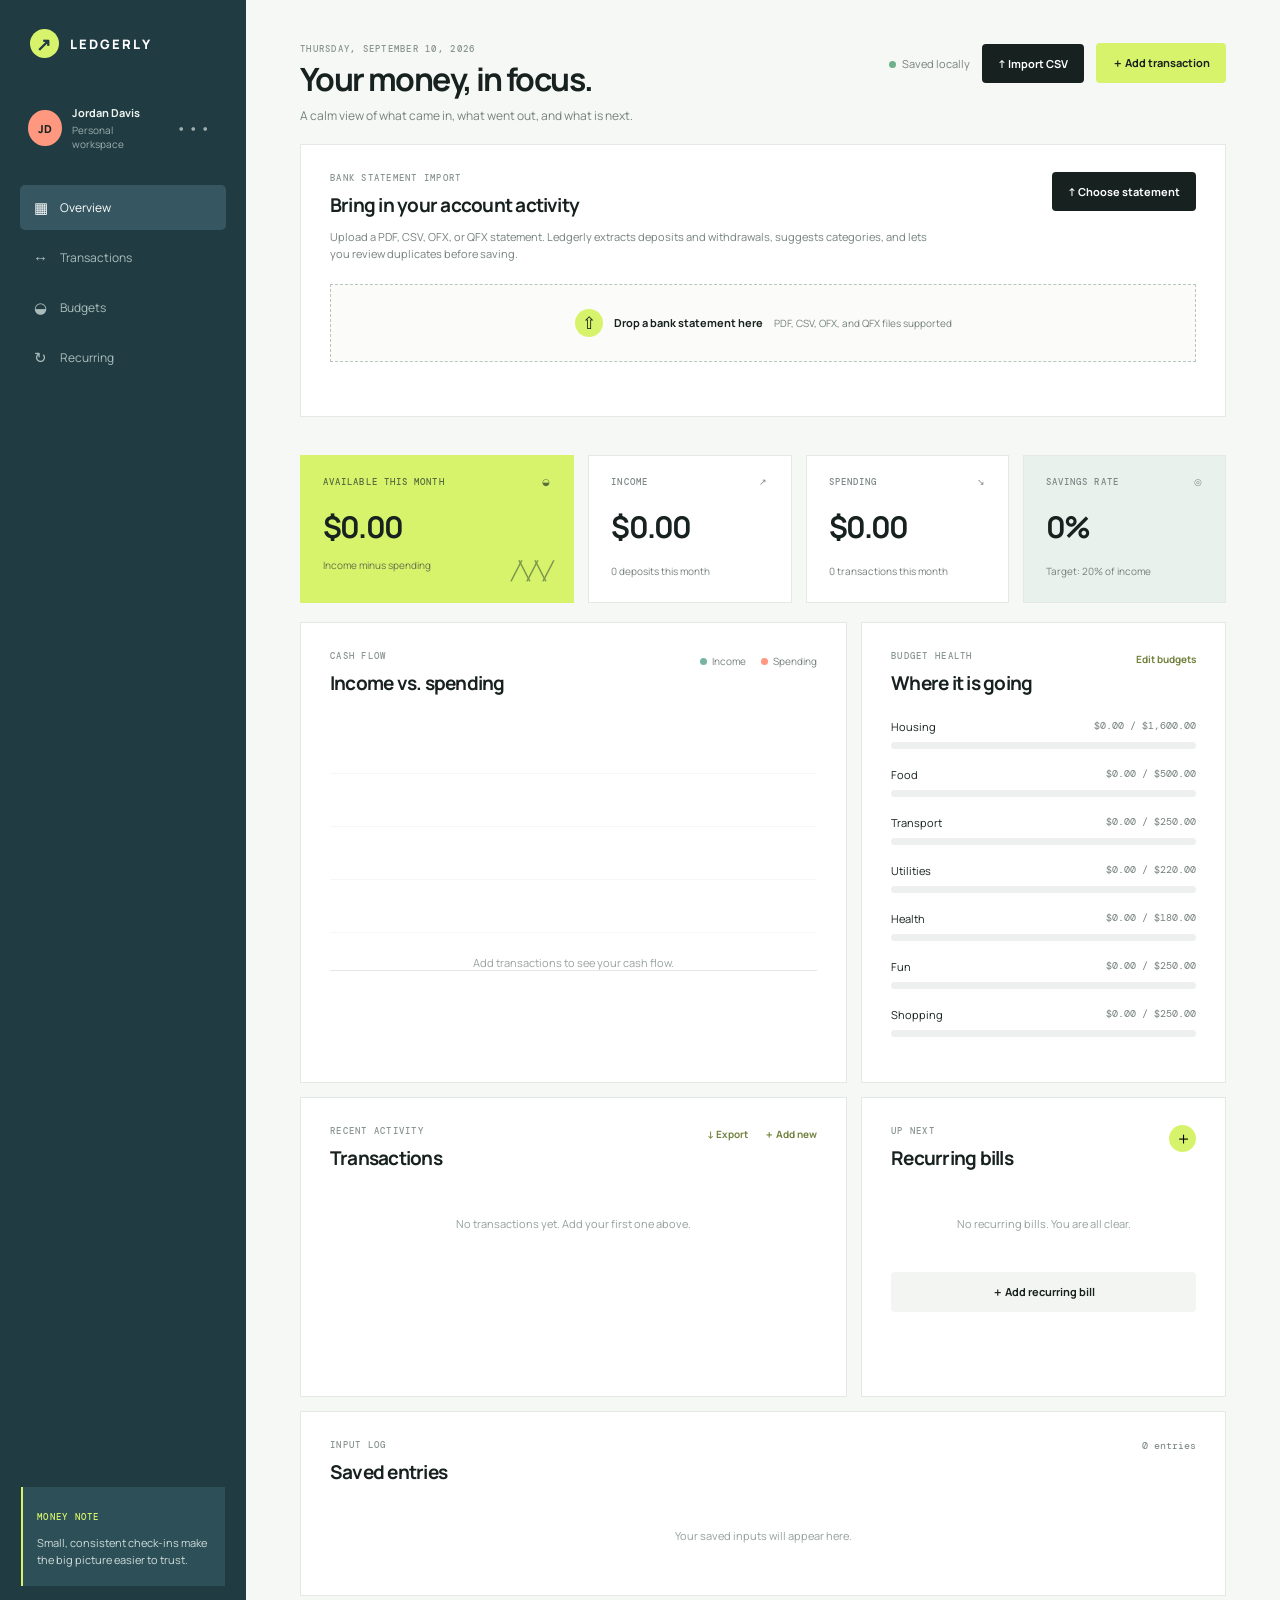
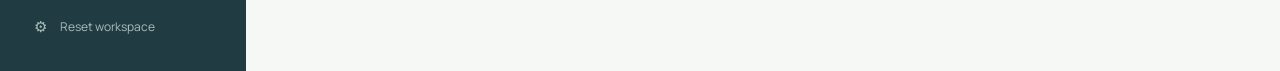
<file: index.html>
<!doctype html>
<html lang="en">
<head>
  <meta charset="UTF-8" />
  <meta name="viewport" content="width=device-width, initial-scale=1.0" />
  <meta name="theme-color" content="#17211f" />
  <title>Ledgerly | Money, made clearer</title>
  <link rel="preconnect" href="https://fonts.googleapis.com" />
  <link rel="preconnect" href="https://fonts.gstatic.com" crossorigin />
  <link href="https://fonts.googleapis.com/css2?family=DM+Mono:wght@400;500&family=Manrope:wght@400;500;600;700;800&display=swap" rel="stylesheet" />
  <link rel="stylesheet" href="style.css" />
</head>
<body>
  <div class="app-shell">
    <aside class="sidebar">
      <a class="brand" href="#"><span class="brand-mark">↗</span><span>LEDGERLY</span></a>
      <div class="profile"><div class="avatar">JD</div><div><strong>Jordan Davis</strong><span>Personal workspace</span></div><button class="more-button" aria-label="Account options">•••</button></div>
      <nav aria-label="Primary navigation">
        <a class="nav-item active" href="#overview"><span>▦</span>Overview</a>
        <a class="nav-item" href="#transactions"><span>↔</span>Transactions</a>
        <a class="nav-item" href="#budgets"><span>◒</span>Budgets</a>
        <a class="nav-item" href="#recurring"><span>↻</span>Recurring</a>
      </nav>
      <div class="sidebar-bottom">
        <div class="tip-card"><span class="tip-label">MONEY NOTE</span><p>Small, consistent check-ins make the big picture easier to trust.</p></div>
        <button class="nav-item settings-button" id="clear-data"><span>⚙</span>Reset workspace</button>
      </div>
    </aside>

    <main class="main-content" id="overview">
      <header class="topbar">
        <div><p class="eyebrow">THURSDAY, SEPTEMBER 10, 2026</p><h1>Your money, in focus.</h1><p class="subhead">A calm view of what came in, what went out, and what is next.</p></div>
        <div class="top-actions"><span class="sync-status"><i></i>Saved locally</span><button class="button button-dark" id="import-button">↑ Import CSV</button><input id="import-file" type="file" accept=".csv,text/csv" hidden /><button class="button button-primary top-add" data-open-modal="transaction-modal">＋ Add transaction</button></div>
      </header>
      <section class="panel statement-import-panel" id="statement-import"><div class="panel-heading"><div><p class="eyebrow">BANK STATEMENT IMPORT</p><h2>Bring in your account activity</h2><p class="panel-subcopy">Upload a PDF, CSV, OFX, or QFX statement. Ledgerly extracts deposits and withdrawals, suggests categories, and lets you review duplicates before saving.</p></div><button class="button button-dark" id="statement-file-button">↑ Choose statement</button><input id="statement-file" type="file" accept=".pdf,.csv,.txt,.ofx,.qfx,application/pdf,text/csv,text/plain,application/x-ofx" hidden /></div><div class="statement-dropzone" id="statement-dropzone" tabindex="0"><span class="dropzone-icon">⇧</span><strong>Drop a bank statement here</strong><span>PDF, CSV, OFX, and QFX files supported</span></div><div class="statement-preview" id="statement-preview" hidden><div class="import-summary" id="import-summary"></div><div class="import-table-wrap"><table><thead><tr><th>Date</th><th>Description</th><th>Type</th><th>Category</th><th>Amount</th></tr></thead><tbody id="import-rows"></tbody></table></div><div class="import-actions"><button class="button button-light" id="cancel-import">Cancel</button><button class="button button-primary" id="save-import">Save transactions</button></div></div><p class="statement-status" id="statement-status" role="status"></p></section>

      <section class="summary-grid" aria-label="Financial summary">
        <article class="summary-card featured"><div class="card-heading"><span>AVAILABLE THIS MONTH</span><span>◒</span></div><strong class="summary-value" id="available-total">$0.00</strong><div class="summary-foot"><span id="available-caption">Income minus spending</span><span class="sparkline">╱╲╱╲╱</span></div></article>
        <article class="summary-card"><div class="card-heading"><span>INCOME</span><span>↗</span></div><strong class="summary-value" id="income-total">$0.00</strong><span class="summary-caption" id="income-caption">0 deposits this month</span></article>
        <article class="summary-card"><div class="card-heading"><span>SPENDING</span><span>↘</span></div><strong class="summary-value" id="spending-total">$0.00</strong><span class="summary-caption" id="spending-caption">0 transactions this month</span></article>
        <article class="summary-card savings-card"><div class="card-heading"><span>SAVINGS RATE</span><span>◎</span></div><strong class="summary-value" id="savings-rate">0%</strong><span class="summary-caption">Target: 20% of income</span></article>
      </section>

      <section class="alert-strip" id="alert-strip" hidden><span class="alert-icon">!</span><div><strong id="alert-title">Budget check-in</strong><span id="alert-message"></span></div><button id="dismiss-alert" aria-label="Dismiss alert">×</button></section>

      <section class="dashboard-grid">
        <article class="panel cashflow-panel"><div class="panel-heading"><div><p class="eyebrow">CASH FLOW</p><h2>Income vs. spending</h2></div><div class="chart-legend"><span><i class="legend-income"></i>Income</span><span><i class="legend-spending"></i>Spending</span></div></div><div class="bar-chart" id="cashflow-chart"><div class="empty-chart">Add transactions to see your cash flow.</div></div></article>
        <article class="panel budget-panel" id="budgets"><div class="panel-heading"><div><p class="eyebrow">BUDGET HEALTH</p><h2>Where it is going</h2></div><button class="text-button" data-open-modal="budget-modal">Edit budgets</button></div><div class="budget-list" id="budget-list"></div></article>
      </section>

      <section class="content-grid">
        <article class="panel transactions-panel" id="transactions"><div class="panel-heading"><div><p class="eyebrow">RECENT ACTIVITY</p><h2>Transactions</h2></div><div class="panel-actions"><button class="text-button" id="export-button">↓ Export</button><button class="text-button" data-open-modal="transaction-modal">＋ Add new</button></div></div><div class="transaction-list" id="transaction-list"></div></article>
        <aside class="panel recurring-panel" id="recurring"><div class="panel-heading"><div><p class="eyebrow">UP NEXT</p><h2>Recurring bills</h2></div><button class="icon-add" data-open-modal="bill-modal" aria-label="Add recurring bill">＋</button></div><div class="bill-list" id="bill-list"></div><button class="button button-light full-button" data-open-modal="bill-modal">＋ Add recurring bill</button></aside>
      </section>
      <section class="panel input-log-panel" id="input-log"><div class="panel-heading"><div><p class="eyebrow">INPUT LOG</p><h2>Saved entries</h2></div><span class="table-meta" id="input-log-count">0 entries</span></div><div class="input-log-list" id="input-log-list"></div></section>
    </main>
  </div>

  <div class="modal-backdrop" id="transaction-modal" hidden><section class="modal" role="dialog" aria-modal="true" aria-labelledby="transaction-title"><button class="modal-close" data-close-modal aria-label="Close">×</button><p class="eyebrow">NEW ACTIVITY</p><h2 id="transaction-title">Add a transaction</h2><p class="modal-copy">Keep your ledger current. We will suggest a category from the description.</p><form id="transaction-form"><label>Description<input name="description" required maxlength="80" placeholder="e.g. Trader Joe's" /></label><div class="form-row"><label>Amount<input name="amount" required type="number" min="0.01" step="0.01" placeholder="0.00" /></label><label>Type<select name="type"><option value="expense">Expense</option><option value="income">Income</option></select></label></div><div class="form-row"><label>Date<input name="date" required type="date" /></label><label>Category<select name="category" id="transaction-category"></select></label></div><button class="button button-primary submit-button" type="submit">Save transaction</button></form></section></div>
  <div class="modal-backdrop" id="bill-modal" hidden><section class="modal" role="dialog" aria-modal="true" aria-labelledby="bill-title"><button class="modal-close" data-close-modal aria-label="Close">×</button><p class="eyebrow">RECURRING</p><h2 id="bill-title">Add a recurring bill</h2><p class="modal-copy">See fixed commitments before they arrive.</p><form id="bill-form"><label>Bill name<input name="name" required maxlength="60" placeholder="e.g. Internet" /></label><div class="form-row"><label>Amount<input name="amount" required type="number" min="0.01" step="0.01" placeholder="0.00" /></label><label>Due day<input name="dueDay" required type="number" min="1" max="31" placeholder="15" /></label></div><label>Category<select name="category" id="bill-category"></select></label><button class="button button-primary submit-button" type="submit">Save bill</button></form></section></div>
  <div class="modal-backdrop" id="budget-modal" hidden><section class="modal" role="dialog" aria-modal="true" aria-labelledby="budget-title"><button class="modal-close" data-close-modal aria-label="Close">×</button><p class="eyebrow">MONTHLY PLAN</p><h2 id="budget-title">Set category budgets</h2><p class="modal-copy">Give each category a limit that feels realistic.</p><form id="budget-form"><div id="budget-fields"></div><button class="button button-primary submit-button" type="submit">Save budgets</button></form></section></div>
  <div class="toast" id="toast" role="status"></div>
  <script src="script.js"></script>
</body>
</html>
</file>
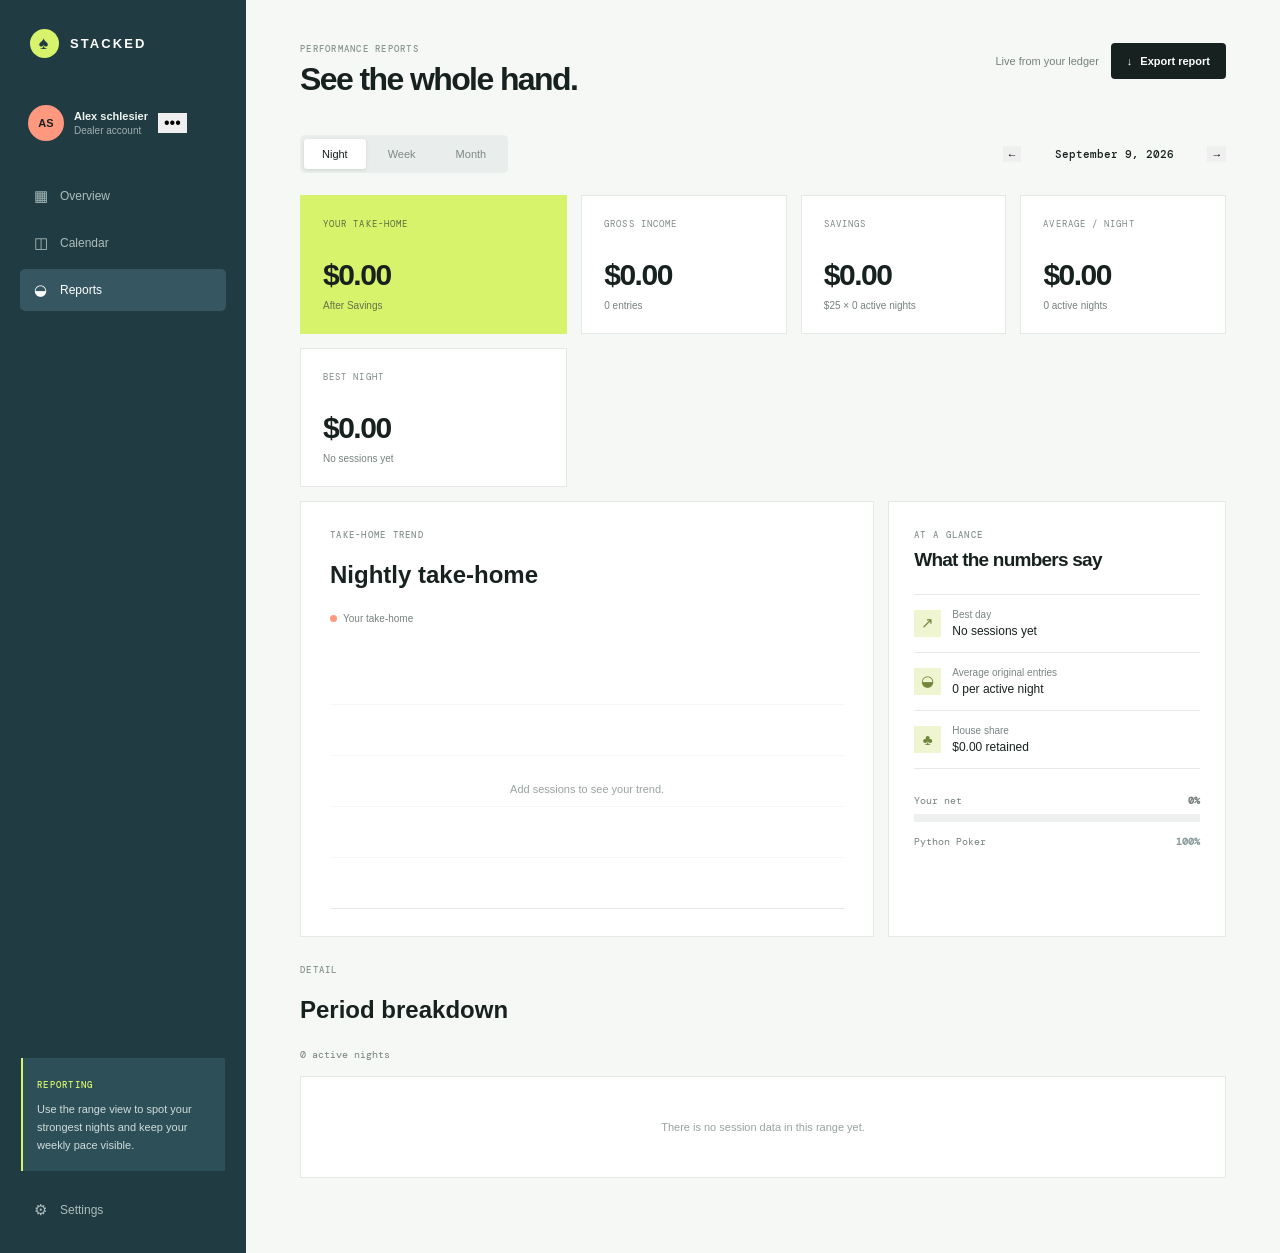
<file: reports.html>
<!doctype html>
<html lang="en">
<head>
  <meta charset="UTF-8" />
  <meta name="viewport" content="width=device-width, initial-scale=1.0" />
  <title>Stacked | Reports</title>
  <link rel="preconnect" href="https://fonts.googleapis.com" />
  <link rel="preconnect" href="https://fonts.gstatic.com" crossorigin />
  <link href="https://fonts.googleapis.com/css2?family=DM+Mono:wght@400;500&family=Space+Grotesk:wght@400;500;600;700&display=swap" rel="stylesheet" />
  <link rel="stylesheet" href="style.css" />
  <link rel="stylesheet" href="reports.css" />
</head>
<body>
  <div class="app-shell">
    <aside class="sidebar">
      <div class="brand"><span class="brand-mark">♠</span><span>STACKED</span></div>
      <div class="profile"><div class="avatar">AS</div><div><strong>Alex schlesier</strong><span>Dealer account</span></div><button class="icon-button" aria-label="Open account menu">•••</button></div>
      <nav aria-label="Primary navigation"><a class="nav-item" href="index.html"><span class="nav-icon">▦</span>Overview</a><a class="nav-item" href="index.html#calendar"><span class="nav-icon">◫</span>Calendar</a><a class="nav-item active" href="reports.html"><span class="nav-icon">◒</span>Reports</a></nav>
      <div class="sidebar-bottom"><div class="tip-card"><span class="tip-label">REPORTING</span><p>Use the range view to spot your strongest nights and keep your weekly pace visible.</p></div><a class="nav-item" href="index.html#settings"><span class="nav-icon">⚙</span>Settings</a></div>
    </aside>
    <main class="main-content reports-main">
      <header class="topbar"><div><p class="eyebrow">PERFORMANCE REPORTS</p><h1>See the whole hand.</h1></div><div class="top-actions"><span class="sync-status"><span class="status-dot"></span>Live from your ledger</span><button class="button button-dark" id="export-report"><span>↓</span> Export report</button></div></header>
      <section class="report-toolbar"><div class="period-tabs" role="tablist" aria-label="Report range"><button class="period-tab active" data-period="night">Night</button><button class="period-tab" data-period="week">Week</button><button class="period-tab" data-period="month">Month</button></div><div class="range-controls"><button class="round-button" id="previous-range" aria-label="Previous range">←</button><strong id="range-label">September 9, 2026</strong><button class="round-button" id="next-range" aria-label="Next range">→</button></div></section>
      <section class="report-summary" aria-label="Report summary"><article class="report-card highlight"><span class="report-label">YOUR TAKE-HOME</span><strong id="report-net">$0.00</strong><small id="report-period">After Savings</small></article><article class="report-card"><span class="report-label">GROSS INCOME</span><strong id="report-gross">$0.00</strong><small id="report-entry-count">0 entries</small></article><article class="report-card"><span class="report-label">SAVINGS</span><strong id="report-savings">$0.00</strong><small id="report-savings-nights">$25 per night</small></article><article class="report-card"><span class="report-label">AVERAGE / NIGHT</span><strong id="report-average">$0.00</strong><small id="report-active-nights">0 active nights</small></article><article class="report-card"><span class="report-label">BEST NIGHT</span><strong id="report-best">$0.00</strong><small id="report-best-date">No sessions yet</small></article></section>
      <section class="report-grid"><article class="chart-panel"><div class="section-header"><div><p class="eyebrow">TAKE-HOME TREND</p><h2 id="chart-title">Nightly take-home</h2></div><span class="chart-key"><i></i>Your take-home</span></div><div class="chart" id="chart"><div class="chart-empty">Add sessions to see your trend.</div></div></article><aside class="insight-panel"><p class="eyebrow">AT A GLANCE</p><h2>What the numbers say</h2><div class="insight-list"><div><span class="insight-icon">↗</span><p>Best day<span id="insight-best">No sessions yet</span></p></div><div><span class="insight-icon">◒</span><p>Average original entries<span id="insight-original">0 per active night</span></p></div><div><span class="insight-icon">♣</span><p>House share<span id="insight-house">$0.00 retained</span></p></div></div><div class="split-meter"><div class="meter-label"><span>Your net</span><strong id="net-share">0%</strong></div><div class="meter"><i id="net-meter"></i></div><div class="meter-label"><span>Python Poker</span><strong id="house-share">0%</strong></div></div></aside></section>
      <section class="breakdown-section"><div class="section-header"><div><p class="eyebrow">DETAIL</p><h2>Period breakdown</h2></div><span class="table-meta" id="breakdown-count">0 nights</span></div><div class="breakdown" id="breakdown"><div class="report-empty">There is no session data in this range yet.</div></div></section>
    </main>
  </div>
  <script src="reports.js"></script>
</body>
</html>
</file>
<file: style.css>
:root{--ink:#17211f;--muted:#75817d;--line:#e4e9e5;--paper:#f6f8f5;--white:#fff;--lime:#d7f36b;--coral:#ff987f;--navy:#213b42;--teal:#76b5a4;--red:#d87564}*{box-sizing:border-box}html{scroll-behavior:smooth}body{margin:0;color:var(--ink);background:var(--paper);font-family:Manrope,sans-serif}button,input,select{font:inherit}button{cursor:pointer;border:0} .app-shell{min-height:100vh;display:flex}.sidebar{width:246px;flex:none;padding:29px 20px 22px;background:var(--navy);color:#edf4f0;display:flex;flex-direction:column}.brand{display:flex;align-items:center;gap:11px;color:white;text-decoration:none;font-size:13px;font-weight:800;letter-spacing:.16em;margin:0 10px 47px}.brand-mark{display:grid;place-items:center;width:29px;height:29px;background:var(--lime);color:var(--navy);border-radius:50%;font-size:18px}.profile{display:flex;align-items:center;gap:10px;padding:0 8px 34px}.avatar{display:grid;place-items:center;width:36px;height:36px;border-radius:50%;background:var(--coral);color:var(--ink);font-size:11px;font-weight:800}.profile strong,.profile span{display:block;font-size:11px}.profile span{color:#9eafb0;margin-top:3px;font-size:10px}.more-button{margin-left:auto;background:transparent;color:#9eafb0;letter-spacing:2px}.sidebar nav{display:grid;gap:5px}.nav-item{width:100%;color:#aabdbc;text-decoration:none;font-size:12px;padding:12px 13px;border-radius:5px;display:flex;align-items:center;gap:12px;background:transparent;text-align:left}.nav-item span{width:15px;text-align:center;font-size:15px}.nav-item.active,.nav-item:hover{background:#365761;color:white}.sidebar-bottom{margin-top:auto}.tip-card{padding:16px 14px;margin:0 1px 18px;background:#2d5058;border-left:2px solid var(--lime)}.tip-label,.eyebrow{font:500 9px 'DM Mono',monospace;letter-spacing:.14em;color:var(--muted)}.tip-label{color:var(--lime)}.tip-card p{font-size:11px;line-height:1.6;color:#d1dcda;margin:9px 0 1px}.main-content{max-width:1440px;width:100%;margin:0 auto;padding:43px 54px 75px}.topbar,.panel-heading{display:flex;align-items:flex-start;justify-content:space-between;gap:20px}.topbar h1{margin:0;font-size:32px;line-height:1.05;letter-spacing:-.05em}.eyebrow{margin:0 0 8px;color:#899590}.subhead{color:var(--muted);font-size:12px;margin:10px 0 0}.top-actions{display:flex;align-items:center;gap:12px}.sync-status{color:var(--muted);font-size:11px;white-space:nowrap}.sync-status i{width:7px;height:7px;display:inline-block;border-radius:50%;background:#6eb28b;margin-right:6px}.button{display:inline-flex;align-items:center;justify-content:center;gap:8px;border-radius:4px;padding:12px 16px;font-size:11px;font-weight:700}.button-dark{background:var(--ink);color:white}.button-primary{background:var(--lime);color:var(--ink)}.button-primary:hover{background:#c9e55b}.top-add{white-space:nowrap}.summary-grid{display:grid;grid-template-columns:1.35fr repeat(3,1fr);gap:14px;margin:38px 0 19px}.summary-card{min-height:137px;padding:20px 22px;background:var(--white);border:1px solid var(--line)}.summary-card.featured{background:var(--lime);border-color:var(--lime)}.savings-card{background:#e9f1ec}.card-heading{display:flex;justify-content:space-between;font:500 9px 'DM Mono',monospace;color:#7e8888;letter-spacing:.12em}.featured .card-heading{color:#586c3f}.summary-value{display:block;font-size:30px;letter-spacing:-.06em;margin:18px 0 11px}.summary-caption,.summary-foot{font-size:10px;color:var(--muted)}.summary-foot{display:flex;justify-content:space-between}.featured .summary-foot{color:#64734a}.sparkline{font-size:18px;color:#79934a;letter-spacing:-3px}.alert-strip{display:flex;align-items:center;gap:11px;padding:13px 16px;background:#fff2df;border:1px solid #f1d5a9;color:#875c23;margin-bottom:14px;font-size:11px}.alert-strip[hidden],.modal-backdrop[hidden]{display:none}.alert-icon{display:grid;place-items:center;width:22px;height:22px;border-radius:50%;background:#f0c87e;color:white;font-weight:800}.alert-strip strong,.alert-strip span{display:block}.alert-strip strong{font-size:12px;margin-bottom:2px}.alert-strip button{margin-left:auto;background:transparent;color:#9d7b4a;font-size:19px}.dashboard-grid,.content-grid{display:grid;grid-template-columns:minmax(0,1.5fr) minmax(320px,1fr);gap:14px}.panel{background:white;border:1px solid var(--line);padding:27px 29px}.panel h2{font-size:19px;letter-spacing:-.04em;margin:0}.chart-legend{display:flex;gap:15px;color:var(--muted);font-size:10px;padding-top:4px}.chart-legend i{display:inline-block;width:7px;height:7px;border-radius:50%;margin-right:5px}.legend-income{background:var(--teal)}.legend-spending{background:var(--coral)}.bar-chart{height:250px;display:flex;align-items:flex-end;gap:14px;margin-top:25px;padding:12px 4px 0;border-bottom:1px solid var(--line);background:repeating-linear-gradient(to bottom,transparent 0,transparent 52px,#edf0ee 53px)}.chart-day{flex:1;min-width:0;height:100%;display:flex;flex-direction:column;justify-content:flex-end;align-items:center;gap:4px}.bar-pair{height:calc(100% - 25px);width:min(46px,75%);display:flex;align-items:flex-end;justify-content:center;gap:3px}.bar{width:calc(50% - 2px);min-height:2px;border-radius:3px 3px 0 0;position:relative}.bar.income{background:var(--teal)}.bar.spending{background:var(--coral)}.bar:hover:after{content:attr(data-value);position:absolute;bottom:calc(100% + 5px);left:50%;transform:translateX(-50%);font:9px 'DM Mono',monospace;white-space:nowrap;color:var(--muted)}.chart-day small{font:9px 'DM Mono',monospace;color:#9ba5a4}.empty-chart{display:grid;place-items:center;width:100%;color:#98a3a1;font-size:11px}.text-button{background:transparent;color:#72823e;font-size:10px;font-weight:700;padding:2px 0}.budget-list{margin-top:23px}.budget-item{margin-bottom:18px}.budget-label{display:flex;justify-content:space-between;font-size:11px;margin-bottom:8px}.budget-label span:last-child{font:10px 'DM Mono',monospace;color:var(--muted)}.progress{height:7px;background:#edf0ee;border-radius:10px;overflow:hidden}.progress i{display:block;height:100%;background:var(--lime);border-radius:10px}.progress i.over{background:var(--coral)}.budget-empty,.list-empty{color:#94a09e;font-size:11px;padding:25px 0;text-align:center}.content-grid{margin-top:14px}.transactions-panel,.recurring-panel{min-height:300px}.panel-actions{display:flex;gap:16px}.transaction-list,.bill-list{margin-top:20px}.transaction-row,.bill-row{display:flex;align-items:center;gap:12px;padding:13px 0;border-bottom:1px solid var(--line)}.transaction-row:last-child,.bill-row:last-child{border-bottom:0}.transaction-icon{display:grid;place-items:center;width:34px;height:34px;border-radius:50%;background:#edf5d4;color:#72863c;font-size:14px;flex:none}.transaction-icon.income{background:#e3f1ed;color:#418b79}.transaction-detail{min-width:0;flex:1}.transaction-detail strong,.transaction-detail span{display:block}.transaction-detail strong{font-size:11px;white-space:nowrap;overflow:hidden;text-overflow:ellipsis}.transaction-detail span{font-size:9px;color:var(--muted);margin-top:4px}.transaction-amount{font:12px 'DM Mono',monospace}.transaction-amount.income{color:#438e7a}.transaction-amount.expense{color:var(--ink)}.bill-row{gap:11px}.bill-date{display:grid;place-items:center;width:37px;height:37px;background:#f1f5df;color:#74863b;font:10px 'DM Mono',monospace;line-height:1.1;text-align:center}.bill-date small{font-size:8px}.bill-detail{flex:1}.bill-detail strong,.bill-detail span{display:block}.bill-detail strong{font-size:11px}.bill-detail span{font-size:9px;color:var(--muted);margin-top:3px}.bill-amount{font:11px 'DM Mono',monospace}.icon-add{background:var(--lime);width:27px;height:27px;border-radius:50%;font-size:17px}.full-button{width:100%;margin-top:16px;background:#f2f5f1;color:var(--ink)}.statement-import-panel{margin:20px 0 14px}.panel-subcopy{max-width:610px;color:var(--muted);font-size:11px;line-height:1.55;margin:10px 0 0}.statement-dropzone{display:flex;align-items:center;justify-content:center;gap:11px;min-height:78px;margin-top:22px;border:1px dashed #b8c7bd;background:#fbfcfa;color:var(--muted);font-size:10px}.statement-dropzone.dragging,.statement-dropzone:hover{border-color:#9db65c;background:#f3f8de}.dropzone-icon{display:grid;place-items:center;width:28px;height:28px;border-radius:50%;background:var(--lime);color:var(--ink);font-size:17px}.statement-dropzone strong{color:var(--ink);font-size:11px}.statement-preview{margin-top:20px;border-top:1px solid var(--line);padding-top:17px}.statement-preview[hidden]{display:none}.import-summary{font-size:11px;color:var(--muted);margin-bottom:12px}.import-table-wrap{overflow:auto;border:1px solid var(--line)}.import-table-wrap table{width:100%;border-collapse:collapse;font-size:10px;min-width:540px}.import-table-wrap th,.import-table-wrap td{text-align:left;padding:10px 12px;border-bottom:1px solid var(--line)}.import-table-wrap th{font:9px 'DM Mono',monospace;color:#899590;letter-spacing:.08em}.import-table-wrap td:last-child{font:10px 'DM Mono',monospace}.import-actions{display:flex;justify-content:flex-end;gap:10px;margin-top:15px}.statement-status{color:#72823e;font-size:10px;margin:13px 0 0;min-height:14px}.input-log-panel{margin-top:14px}.table-meta{font:10px 'DM Mono',monospace;color:var(--muted)}.input-log-list{margin-top:18px}.input-log-row{display:flex;align-items:center;gap:11px;padding:11px 0;border-bottom:1px solid var(--line)}.input-log-row:last-child{border-bottom:0}.input-log-kind{display:grid;place-items:center;width:30px;height:30px;border-radius:50%;background:#eef5d0;color:#72863c;font-size:14px}.input-log-row>div{flex:1}.input-log-row strong,.input-log-row span{display:block}.input-log-row strong{font-size:11px}.input-log-row span{font-size:9px;color:var(--muted);margin-top:3px}.input-log-row time{font:9px 'DM Mono',monospace;color:#9ba5a4}.modal-backdrop{position:fixed;inset:0;z-index:5;display:grid;place-items:center;padding:20px;background:rgba(23,33,31,.45)}.modal{position:relative;width:min(100%,460px);background:white;padding:30px;border-radius:5px;box-shadow:0 20px 60px rgba(23,33,31,.2)}.modal h2{font-size:24px;letter-spacing:-.05em;margin:0}.modal-copy{color:var(--muted);font-size:11px;line-height:1.6;margin:9px 0 24px}.modal-close{position:absolute;top:17px;right:20px;background:transparent;color:var(--muted);font-size:23px}.modal form{display:grid;gap:15px}.modal label{display:grid;gap:7px;color:var(--ink);font-size:10px;font-weight:700}.modal input,.modal select{width:100%;border:1px solid #dce3df;border-radius:3px;padding:11px 12px;background:white;color:var(--ink);outline:none;font-size:12px}.modal input:focus,.modal select:focus{border-color:#9db65c;box-shadow:0 0 0 3px #edf5d4}.form-row{display:grid;grid-template-columns:1fr 1fr;gap:12px}.submit-button{width:100%;margin-top:4px}.toast{position:fixed;right:25px;bottom:25px;z-index:8;padding:12px 16px;background:var(--ink);color:white;border-radius:4px;font-size:11px;opacity:0;transform:translateY(10px);pointer-events:none;transition:.2s}.toast.show{opacity:1;transform:translateY(0)}@media(max-width:1000px){.sidebar{width:74px;padding:26px 10px}.brand{margin:0 auto 47px}.brand span:last-child,.profile>div:not(.avatar),.more-button,.nav-item:not(.active),.tip-card{display:none}.profile{padding:0 9px 34px}.nav-item{justify-content:center;padding:12px 5px}.main-content{padding:31px 24px 60px}.summary-grid{grid-template-columns:1.2fr 1fr 1fr}.summary-card:last-child{grid-column:span 3}.dashboard-grid,.content-grid{grid-template-columns:1fr}}@media(max-width:650px){.sidebar{display:none}.main-content{padding:25px 15px 45px}.topbar{display:block}.top-actions{justify-content:flex-start;flex-wrap:wrap;margin-top:20px}.sync-status{width:100%}.summary-grid{grid-template-columns:1fr 1fr;gap:8px;margin-top:28px}.summary-card{min-height:112px;padding:15px}.summary-card.featured,.summary-card:last-child{grid-column:1/-1}.summary-value{font-size:25px;margin:13px 0 8px}.panel{padding:21px 16px}.panel-heading{align-items:flex-start}.chart-legend{gap:8px;font-size:9px}.bar-chart{gap:5px;height:205px}.bar-pair{width:90%}.content-grid{gap:10px}.modal{padding:26px 20px}.panel-actions{gap:10px}}@media(max-width:400px){.top-add{width:100%}.button-dark{padding:11px 12px}.top-actions .button-dark{flex:1}.form-row{grid-template-columns:1fr}}
</file>
<file: reports.css>
.report-summary{grid-template-columns:1.2fr 1fr 1fr 1fr 1fr}
.reports-main{max-width:1400px}.report-toolbar{display:flex;align-items:center;justify-content:space-between;margin:38px 0 22px}.period-tabs{display:flex;gap:4px;padding:4px;background:#e9edeb;border-radius:5px}.period-tab{padding:9px 18px;background:transparent;color:#7d8988;font-size:11px;border-radius:3px}.period-tab.active{background:var(--white);color:var(--ink);box-shadow:0 1px 3px #ccd3d0}.range-controls{display:flex;align-items:center;gap:14px;font:11px 'DM Mono',monospace}.range-controls strong{font-weight:500;min-width:158px;text-align:center}.report-summary{display:grid;grid-template-columns:1.3fr 1fr 1fr 1fr;gap:14px}.report-card{min-height:139px;padding:22px;background:var(--white);border:1px solid var(--line);display:flex;flex-direction:column}.report-card.highlight{background:var(--lime);border-color:var(--lime)}.report-label{font:9px 'DM Mono',monospace;letter-spacing:.12em;color:#7e8888}.report-card.highlight .report-label{color:#586c3f}.report-card strong{margin:auto 0 8px;font-size:30px;letter-spacing:-.05em}.report-card small{font-size:10px;color:var(--muted)}.report-card.highlight small{color:#64734a}.report-grid{display:grid;grid-template-columns:minmax(0,1.7fr) minmax(270px,1fr);gap:14px;margin-top:14px}.chart-panel,.insight-panel{background:var(--white);border:1px solid var(--line)}.chart-panel{padding:27px 29px}.chart-key{font-size:10px;color:var(--muted)}.chart-key i{display:inline-block;width:7px;height:7px;border-radius:50%;background:var(--coral);margin-right:6px}.chart{height:255px;display:flex;align-items:stretch;gap:9px;margin-top:28px;padding:16px 3px 0;border-bottom:1px solid var(--line);background:repeating-linear-gradient(to bottom,transparent 0,transparent 50px,#edf0ee 51px)}.chart-bar-wrap{flex:1;min-width:0;display:flex;flex-direction:column;justify-content:flex-end;align-items:center;position:relative}.chart-bar{width:min(36px,70%);min-height:2px;background:var(--coral);border-radius:3px 3px 0 0;position:relative}.chart-bar:hover{background:var(--navy)}.chart-bar::before{content:attr(data-value);position:absolute;bottom:calc(100% + 7px);left:50%;transform:translateX(-50%);font:9px 'DM Mono',monospace;color:var(--muted);white-space:nowrap;opacity:0}.chart-bar:hover::before{opacity:1}.chart-label{margin-top:9px;font:9px 'DM Mono',monospace;color:#9ba5a4;white-space:nowrap}.chart-empty,.report-empty{width:100%;display:grid;place-items:center;color:#98a3a1;font-size:11px}.insight-panel{padding:27px 25px}.insight-panel h2{font-size:19px;margin:0 0 23px;letter-spacing:-.04em}.insight-list{border-top:1px solid var(--line)}.insight-list>div{display:flex;align-items:center;gap:11px;padding:14px 0;border-bottom:1px solid var(--line)}.insight-icon{display:grid;place-items:center;width:27px;height:27px;background:#eef5d0;color:#72863c;font-size:15px}.insight-list p{margin:0;color:#798584;font-size:10px}.insight-list p span{display:block;color:var(--ink);font-size:12px;margin-top:4px}.split-meter{margin-top:25px}.meter-label{display:flex;justify-content:space-between;color:var(--muted);font:10px 'DM Mono',monospace}.meter{height:8px;background:#edf0ee;margin:7px 0 13px}.meter i{display:block;height:100%;width:0;background:var(--lime);transition:width .3s}.meter-label:last-child strong{color:#8e9d9d}.breakdown-section{margin-top:27px}.breakdown{margin-top:14px;background:var(--white);border:1px solid var(--line)}.breakdown-row{display:grid;grid-template-columns:1.3fr 1fr 1fr 1fr 1fr 1fr;align-items:center;padding:15px 20px;border-bottom:1px solid var(--line);font-size:11px}.breakdown-row:last-child{border-bottom:0}.breakdown-head{color:#99a3a3;font:9px 'DM Mono',monospace;letter-spacing:.08em}.breakdown-money{font:11px 'DM Mono',monospace}.breakdown-net{color:#708b38}.report-empty{min-height:100px}@media(max-width:900px){.report-summary{grid-template-columns:1fr 1fr}.report-card.highlight{grid-column:span 2}.report-grid{grid-template-columns:1fr}.insight-panel{display:grid;grid-template-columns:1fr 1fr;gap:15px}.insight-panel h2,.insight-panel>.eyebrow{grid-column:1/-1}.insight-list{margin:0}.split-meter{margin-top:0}}@media(max-width:600px){.reports-main{padding-left:15px;padding-right:15px}.report-toolbar{align-items:flex-start;flex-direction:column;gap:18px}.range-controls{width:100%;justify-content:space-between}.range-controls strong{min-width:auto}.report-summary{gap:8px}.report-card{min-height:115px;padding:15px}.report-card strong{font-size:24px}.report-card.highlight{grid-column:span 2}.chart-panel{padding:20px 13px}.chart{gap:3px;height:205px}.chart-label{font-size:8px}.chart-bar{width:70%}.insight-panel{display:block;padding:20px 18px}.insight-panel h2{font-size:17px}.breakdown{overflow:hidden}.breakdown-row{grid-template-columns:1.3fr 1fr 1fr;padding:13px 14px;gap:8px}.breakdown-row>:nth-child(4),.breakdown-row>:nth-child(5),.breakdown-row>:nth-child(6){display:none}.breakdown-head>:nth-child(2){display:none}}
</file>
